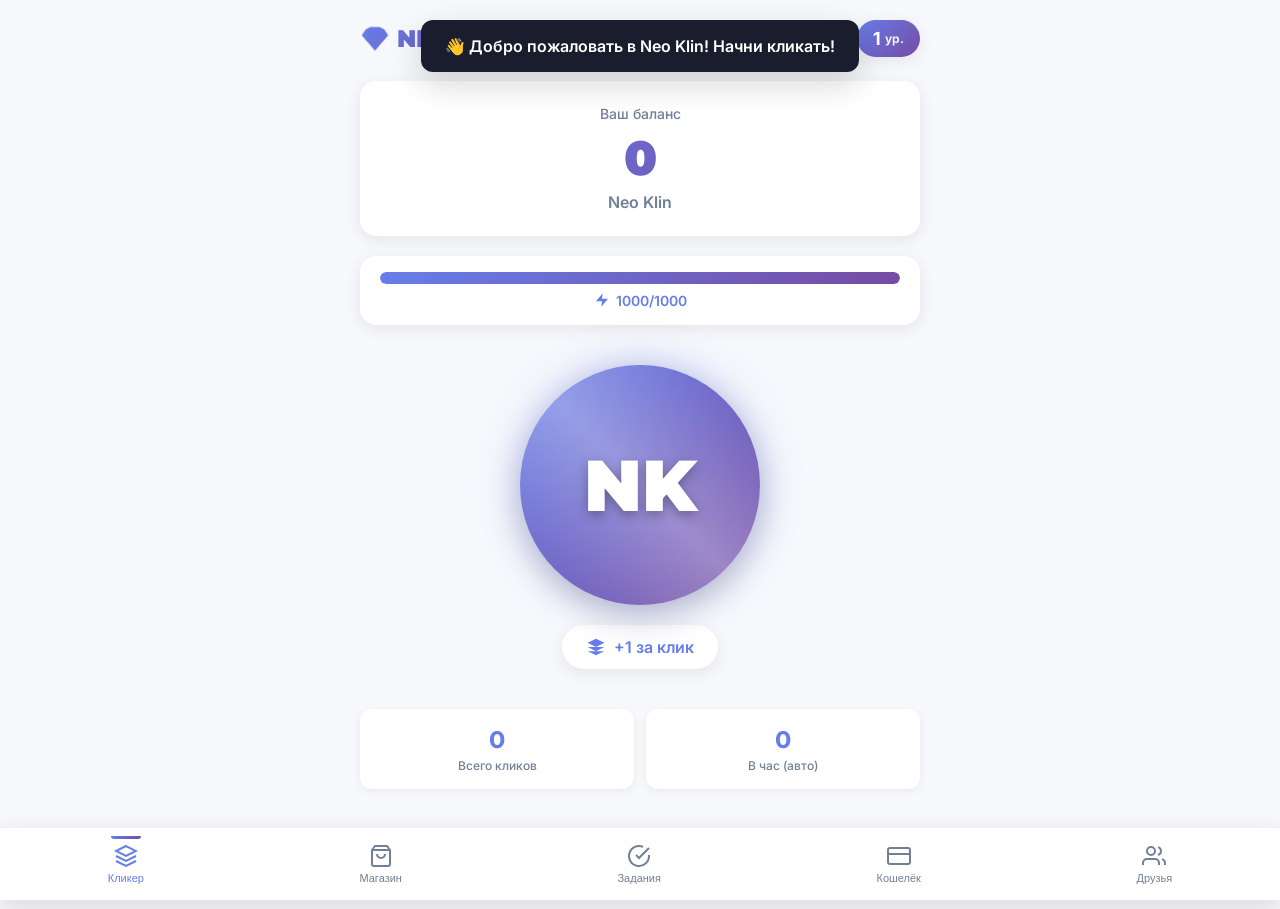
<file: index.html>
<!DOCTYPE html>
<html lang="ru">
<head>
    <meta charset="UTF-8">
    <meta name="viewport" content="width=device-width, initial-scale=1.0">
    <title>Neo Klin - Заработай Реальные Деньги!</title>
    <link rel="stylesheet" href="style.css">
    <link rel="preconnect" href="https://fonts.googleapis.com">
    <link rel="preconnect" href="https://fonts.gstatic.com" crossorigin>
    <link href="https://fonts.googleapis.com/css2?family=Montserrat:wght@400;600;700;800;900&family=Inter:wght@300;400;500;600;700&display=swap" rel="stylesheet">
</head>
<body>
    <!-- Навигация -->
    <nav class="bottom-nav">
        <button class="nav-btn active" data-screen="tap">
            <svg width="24" height="24" viewBox="0 0 24 24" fill="none" stroke="currentColor" stroke-width="2">
                <path d="M12 2L2 7l10 5 10-5-10-5zM2 17l10 5 10-5M2 12l10 5 10-5"/>
            </svg>
            <span>Кликер</span>
        </button>
        <button class="nav-btn" data-screen="shop">
            <svg width="24" height="24" viewBox="0 0 24 24" fill="none" stroke="currentColor" stroke-width="2">
                <path d="M6 2L3 6v14a2 2 0 0 0 2 2h14a2 2 0 0 0 2-2V6l-3-4z"/>
                <line x1="3" y1="6" x2="21" y2="6"/>
                <path d="M16 10a4 4 0 0 1-8 0"/>
            </svg>
            <span>Магазин</span>
        </button>
        <button class="nav-btn" data-screen="quests">
            <svg width="24" height="24" viewBox="0 0 24 24" fill="none" stroke="currentColor" stroke-width="2">
                <path d="M22 11.08V12a10 10 0 1 1-5.93-9.14"/>
                <polyline points="22 4 12 14.01 9 11.01"/>
            </svg>
            <span>Задания</span>
        </button>
        <button class="nav-btn" data-screen="wallet">
            <svg width="24" height="24" viewBox="0 0 24 24" fill="none" stroke="currentColor" stroke-width="2">
                <rect x="1" y="4" width="22" height="16" rx="2" ry="2"/>
                <line x1="1" y1="10" x2="23" y2="10"/>
            </svg>
            <span>Кошелёк</span>
        </button>
        <button class="nav-btn" data-screen="referrals">
            <svg width="24" height="24" viewBox="0 0 24 24" fill="none" stroke="currentColor" stroke-width="2">
                <path d="M17 21v-2a4 4 0 0 0-4-4H5a4 4 0 0 0-4 4v2"/>
                <circle cx="9" cy="7" r="4"/>
                <path d="M23 21v-2a4 4 0 0 0-3-3.87"/>
                <path d="M16 3.13a4 4 0 0 1 0 7.75"/>
            </svg>
            <span>Друзья</span>
        </button>
    </nav>

    <!-- Экран 1: Кликер -->
    <div class="screen active" id="tap-screen">
        <div class="header">
            <div class="logo">
                <h1>💎 NEO KLIN</h1>
            </div>
            <div class="user-stats">
                <div class="level-badge">
                    <span class="level-number" id="userLevel">1</span>
                    <span class="level-text">ур.</span>
                </div>
            </div>
        </div>

        <div class="balance-section">
            <div class="balance-label">Ваш баланс</div>
            <div class="balance-amount" id="balance">0</div>
            <div class="balance-currency">Neo Klin</div>
        </div>

        <div class="energy-section">
            <div class="energy-bar-container">
                <div class="energy-bar" id="energyBar"></div>
            </div>
            <div class="energy-text">
                <svg width="16" height="16" viewBox="0 0 24 24" fill="currentColor">
                    <polygon points="13 2 3 14 12 14 11 22 21 10 12 10 13 2"/>
                </svg>
                <span id="energyText">1000/1000</span>
            </div>
        </div>

        <div class="tap-area">
            <button class="coin-btn" id="coinBtn">
                <div class="coin-inner">
                    <span class="coin-text">NK</span>
                    <div class="coin-shine"></div>
                </div>
            </button>
            <div class="tap-info">
                <div class="tap-power">
                    <svg width="20" height="20" viewBox="0 0 24 24" fill="currentColor">
                        <path d="M12 2L2 7l10 5 10-5-10-5zM2 17l10 5 10-5M2 12l10 5 10-5"/>
                    </svg>
                    <span>+<span id="tapPower">1</span> за клик</span>
                </div>
            </div>
        </div>

        <div class="stats-mini">
            <div class="stat-item">
                <div class="stat-value" id="totalClicks">0</div>
                <div class="stat-label">Всего кликов</div>
            </div>
            <div class="stat-item">
                <div class="stat-value" id="autoIncome">0</div>
                <div class="stat-label">В час (авто)</div>
            </div>
        </div>
    </div>

    <!-- Экран 2: Магазин -->
    <div class="screen" id="shop-screen">
        <div class="screen-header">
            <h2>💎 Магазин улучшений</h2>
            <p class="screen-subtitle">Увеличь свой доход!</p>
        </div>

        <div class="upgrades-container" id="upgradesContainer">
            <!-- Карточки улучшений генерируются JS -->
        </div>
    </div>

    <!-- Экран 3: Задания -->
    <div class="screen" id="quests-screen">
        <div class="screen-header">
            <h2>🎯 Задания</h2>
            <p class="screen-subtitle">Выполняй и получай бонусы!</p>
        </div>

        <!-- Ежедневные награды -->
        <div class="daily-rewards">
            <h3 class="section-title">📅 Ежедневный вход</h3>
            <div class="daily-grid" id="dailyGrid">
                <!-- Генерируется JS -->
            </div>
        </div>

        <!-- Достижения -->
        <div class="achievements-section">
            <h3 class="section-title">🏆 Достижения</h3>
            <div class="achievements-list" id="achievementsList">
                <!-- Генерируется JS -->
            </div>
        </div>

        <!-- Социальные задания -->
        <div class="social-quests">
            <h3 class="section-title">📱 Социальные задания</h3>
            <div class="social-list" id="socialList">
                <!-- Генерируется JS -->
            </div>
        </div>
    </div>

    <!-- Экран 4: Кошелёк -->
    <div class="screen" id="wallet-screen">
        <div class="screen-header">
            <h2>💰 Вывод средств</h2>
            <p class="screen-subtitle">Забирай заработанное!</p>
        </div>

        <div class="withdraw-section">
            <div class="withdraw-balance">
                <div class="withdraw-label">Доступно к выводу</div>
                <div class="withdraw-amount" id="withdrawBalance">0 ₸</div>
            </div>

            <div class="withdraw-progress">
                <div class="progress-bar-container">
                    <div class="progress-bar" id="withdrawProgress"></div>
                </div>
                <div class="progress-text">
                    <span id="withdrawCurrent">0</span> из <span id="withdrawMin">5000</span> ₸
                </div>
            </div>

            <div class="withdraw-form">
                <div class="form-group">
                    <label>Способ вывода</label>
                    <select id="withdrawMethod">
                        <option value="kaspi">Kaspi Gold</option>
                        <option value="phone">Номер телефона</option>
                    </select>
                </div>

                <div class="form-group">
                    <label>Номер для вывода</label>
                    <input type="text" id="withdrawNumber" placeholder="+7 (___) ___-__-__">
                </div>

                <div class="form-group">
                    <label>Сумма вывода (₸)</label>
                    <input type="number" id="withdrawAmount" placeholder="5000" min="5000">
                </div>

                <button class="btn-primary" id="withdrawBtn" disabled>
                    Подать заявку на вывод
                </button>

                <div class="withdraw-info">
                    ℹ️ Минимальная сумма вывода - 5000 ₸<br>
                    ⏰ Обработка заявок - до 24 часов<br>
                    💵 Курс: 1000 NK = 1000 ₸
                </div>
            </div>

            <div class="withdraw-history">
                <h3 class="section-title">📋 История выплат</h3>
                <div class="history-list" id="historyList">
                    <div class="empty-state">
                        <svg width="64" height="64" viewBox="0 0 24 24" fill="none" stroke="currentColor" stroke-width="1.5">
                            <circle cx="12" cy="12" r="10"/>
                            <line x1="12" y1="16" x2="12" y2="12"/>
                            <line x1="12" y1="8" x2="12.01" y2="8"/>
                        </svg>
                        <p>Пока нет заявок на вывод</p>
                    </div>
                </div>
            </div>
        </div>
    </div>

    <!-- Экран 5: Рефералы -->
    <div class="screen" id="referrals-screen">
        <div class="screen-header">
            <h2>👥 Пригласи друзей</h2>
            <p class="screen-subtitle">Получай 10% от их кликов!</p>
        </div>

        <div class="referral-stats">
            <div class="ref-stat-card">
                <div class="ref-stat-value" id="refCount">0</div>
                <div class="ref-stat-label">Друзей</div>
            </div>
            <div class="ref-stat-card">
                <div class="ref-stat-value" id="refEarnings">0</div>
                <div class="ref-stat-label">Заработано</div>
            </div>
        </div>

        <div class="referral-link-section">
            <div class="referral-link">
                <input type="text" id="refLink" value="https://neoklin.kz/ref/12345" readonly>
                <button class="btn-copy" id="copyRefBtn">
                    <svg width="20" height="20" viewBox="0 0 24 24" fill="none" stroke="currentColor" stroke-width="2">
                        <rect x="9" y="9" width="13" height="13" rx="2" ry="2"/>
                        <path d="M5 15H4a2 2 0 0 1-2-2V4a2 2 0 0 1 2-2h9a2 2 0 0 1 2 2v1"/>
                    </svg>
                </button>
            </div>
            <button class="btn-share" id="shareBtn">
                <svg width="20" height="20" viewBox="0 0 24 24" fill="none" stroke="currentColor" stroke-width="2">
                    <circle cx="18" cy="5" r="3"/>
                    <circle cx="6" cy="12" r="3"/>
                    <circle cx="18" cy="19" r="3"/>
                    <line x1="8.59" y1="13.51" x2="15.42" y2="17.49"/>
                    <line x1="15.41" y1="6.51" x2="8.59" y2="10.49"/>
                </svg>
                Поделиться ссылкой
            </button>
        </div>

        <div class="referral-list">
            <h3 class="section-title">Твои рефералы</h3>
            <div class="ref-list-container" id="refListContainer">
                <div class="empty-state">
                    <svg width="64" height="64" viewBox="0 0 24 24" fill="none" stroke="currentColor" stroke-width="1.5">
                        <path d="M17 21v-2a4 4 0 0 0-4-4H5a4 4 0 0 0-4 4v2"/>
                        <circle cx="9" cy="7" r="4"/>
                        <path d="M23 21v-2a4 4 0 0 0-3-3.87"/>
                        <path d="M16 3.13a4 4 0 0 1 0 7.75"/>
                    </svg>
                    <p>Пригласи первого друга!</p>
                </div>
            </div>
        </div>
    </div>

    <!-- Модальное окно достижения -->
    <div class="modal" id="achievementModal">
        <div class="modal-content achievement-content">
            <div class="achievement-icon">🎉</div>
            <h3 class="achievement-title" id="achievementTitle">Достижение разблокировано!</h3>
            <p class="achievement-desc" id="achievementDesc"></p>
            <div class="achievement-reward" id="achievementReward"></div>
            <button class="btn-primary" onclick="closeModal('achievementModal')">Забрать!</button>
        </div>
    </div>

    <!-- Модальное окно уведомления -->
    <div class="toast" id="toast"></div>

    <!-- Подключение скриптов -->
    <script src="config.js"></script>
    <script src="storage.js"></script>
    <script src="game.js"></script>
    <script src="ui.js"></script>
    <script src="main.js"></script>
</body>
</html>
</file>
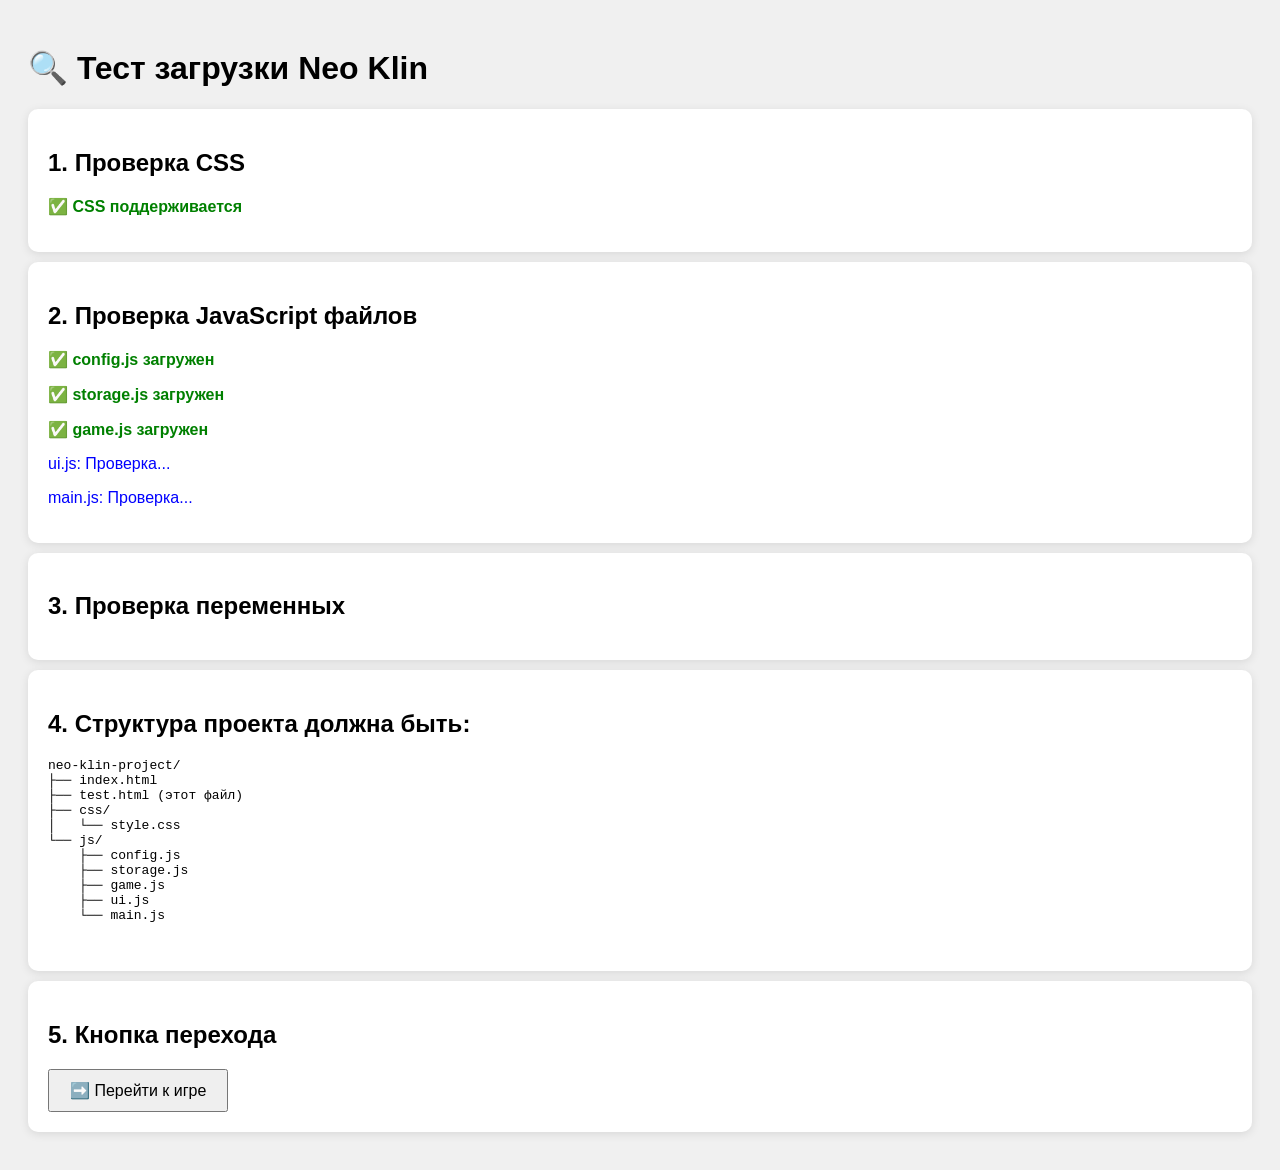
<file: test.html>
<!DOCTYPE html>
<html lang="ru">
<head>
    <meta charset="UTF-8">
    <meta name="viewport" content="width=device-width, initial-scale=1.0">
    <title>Тест загрузки - Neo Klin</title>
    <style>
        body {
            font-family: Arial, sans-serif;
            padding: 20px;
            background: #f0f0f0;
        }
        .test-block {
            background: white;
            padding: 20px;
            margin: 10px 0;
            border-radius: 10px;
            box-shadow: 0 2px 10px rgba(0,0,0,0.1);
        }
        .success { color: green; font-weight: bold; }
        .error { color: red; font-weight: bold; }
        .info { color: blue; }
    </style>
</head>
<body>
    <h1>🔍 Тест загрузки Neo Klin</h1>
    
    <div class="test-block">
        <h2>1. Проверка CSS</h2>
        <p id="cssTest" class="info">Проверка...</p>
    </div>
    
    <div class="test-block">
        <h2>2. Проверка JavaScript файлов</h2>
        <p id="configTest" class="info">config.js: Проверка...</p>
        <p id="storageTest" class="info">storage.js: Проверка...</p>
        <p id="gameTest" class="info">game.js: Проверка...</p>
        <p id="uiTest" class="info">ui.js: Проверка...</p>
        <p id="mainTest" class="info">main.js: Проверка...</p>
    </div>
    
    <div class="test-block">
        <h2>3. Проверка переменных</h2>
        <pre id="varsTest"></pre>
    </div>
    
    <div class="test-block">
        <h2>4. Структура проекта должна быть:</h2>
        <pre>
neo-klin-project/
├── index.html
├── test.html (этот файл)
├── css/
│   └── style.css
└── js/
    ├── config.js
    ├── storage.js
    ├── game.js
    ├── ui.js
    └── main.js
        </pre>
    </div>
    
    <div class="test-block">
        <h2>5. Кнопка перехода</h2>
        <button onclick="window.location.href='index.html'" style="padding: 10px 20px; font-size: 16px; cursor: pointer;">
            ➡️ Перейти к игре
        </button>
    </div>

    <script>
        // Проверка CSS
        setTimeout(() => {
            const testEl = document.createElement('div');
            testEl.style.cssText = '--test-var: 1';
            const hasVars = testEl.style.cssText !== '';
            document.getElementById('cssTest').innerHTML = hasVars ? 
                '<span class="success">✅ CSS поддерживается</span>' : 
                '<span class="error">❌ CSS не поддерживается</span>';
        }, 100);
        
        // Проверка JS файлов
        setTimeout(() => {
            // config.js
            if (typeof CONFIG !== 'undefined') {
                document.getElementById('configTest').innerHTML = '<span class="success">✅ config.js загружен</span>';
            } else {
                document.getElementById('configTest').innerHTML = '<span class="error">❌ config.js НЕ загружен</span>';
            }
            
            // storage.js
            if (typeof storage !== 'undefined') {
                document.getElementById('storageTest').innerHTML = '<span class="success">✅ storage.js загружен</span>';
            } else {
                document.getElementById('storageTest').innerHTML = '<span class="error">❌ storage.js НЕ загружен</span>';
            }
            
            // game.js
            if (typeof game !== 'undefined') {
                document.getElementById('gameTest').innerHTML = '<span class="success">✅ game.js загружен</span>';
            } else {
                document.getElementById('gameTest').innerHTML = '<span class="error">❌ game.js НЕ загружен</span>';
            }
            
            // ui.js
            if (typeof ui !== 'undefined') {
                document.getElementById('uiTest').innerHTML = '<span class="success">✅ ui.js загружен</span>';
            } else {
                document.getElementById('uiTest').innerHTML = '<span class="error">❌ ui.js НЕ загружен</span>';
            }
            
            // main.js
            if (typeof formatNumber !== 'undefined') {
                document.getElementById('mainTest').innerHTML = '<span class="success">✅ main.js загружен</span>';
            } else {
                document.getElementById('mainTest').innerHTML = '<span class="error">❌ main.js НЕ загружен</span>';
            }
            
            // Показываем доступные переменные
            let varsInfo = '';
            varsInfo += 'CONFIG: ' + (typeof CONFIG !== 'undefined' ? '✅' : '❌') + '\n';
            varsInfo += 'storage: ' + (typeof storage !== 'undefined' ? '✅' : '❌') + '\n';
            varsInfo += 'game: ' + (typeof game !== 'undefined' ? '✅' : '❌') + '\n';
            varsInfo += 'ui: ' + (typeof ui !== 'undefined' ? '✅' : '❌') + '\n';
            varsInfo += 'formatNumber: ' + (typeof formatNumber !== 'undefined' ? '✅' : '❌') + '\n';
            
            if (typeof CONFIG !== 'undefined') {
                varsInfo += '\nCONFIG.INITIAL_ENERGY: ' + CONFIG.INITIAL_ENERGY;
            }
            if (typeof storage !== 'undefined') {
                varsInfo += '\nБаланс из storage: ' + storage.get('balance');
            }
            
            document.getElementById('varsTest').textContent = varsInfo;
        }, 500);
    </script>
    
    <!-- Подключаем те же файлы что и в index.html -->
    <script src="config.js"></script>
    <script src="storage.js"></script>
    <script src="game.js"></script>
    <script src="ui.js"></script>
    <script src="main.js"></script>
</body>
</html>
</file>
<file: style.css>
/* ===== Базовые стили ===== */
* {
    margin: 0;
    padding: 0;
    box-sizing: border-box;
}

:root {
    /* Основная палитра - мягкие цвета */
    --primary: #667eea;
    --primary-light: #764ba2;
    --secondary: #f093fb;
    --accent: #fbc2eb;
    
    /* Фоны */
    --bg-main: #f7f8fc;
    --bg-card: #ffffff;
    --bg-dark: #1a1d2e;
    
    /* Текст */
    --text-primary: #2d3748;
    --text-secondary: #718096;
    --text-light: #a0aec0;
    
    /* Градиенты */
    --gradient-primary: linear-gradient(135deg, #667eea 0%, #764ba2 100%);
    --gradient-secondary: linear-gradient(135deg, #f093fb 0%, #f5576c 100%);
    --gradient-success: linear-gradient(135deg, #4facfe 0%, #00f2fe 100%);
    --gradient-gold: linear-gradient(135deg, #ffd89b 0%, #19547b 100%);
    
    /* Тени */
    --shadow-sm: 0 2px 8px rgba(0, 0, 0, 0.06);
    --shadow-md: 0 4px 16px rgba(0, 0, 0, 0.08);
    --shadow-lg: 0 8px 24px rgba(0, 0, 0, 0.12);
    --shadow-xl: 0 12px 32px rgba(0, 0, 0, 0.16);
    
    /* Радиусы */
    --radius-sm: 8px;
    --radius-md: 12px;
    --radius-lg: 16px;
    --radius-xl: 24px;
    
    /* Переходы */
    --transition: all 0.3s cubic-bezier(0.4, 0, 0.2, 1);
}

body {
    font-family: 'Inter', -apple-system, BlinkMacSystemFont, 'Segoe UI', Roboto, sans-serif;
    background: var(--bg-main);
    color: var(--text-primary);
    overflow-x: hidden;
    padding-bottom: 80px;
    -webkit-font-smoothing: antialiased;
    -moz-osx-font-smoothing: grayscale;
}

/* ===== Навигация ===== */
.bottom-nav {
    position: fixed;
    bottom: 0;
    left: 0;
    right: 0;
    background: var(--bg-card);
    display: flex;
    justify-content: space-around;
    padding: 8px 0 max(8px, env(safe-area-inset-bottom));
    box-shadow: var(--shadow-lg);
    z-index: 1000;
    border-top: 1px solid rgba(0, 0, 0, 0.05);
}

.nav-btn {
    background: none;
    border: none;
    display: flex;
    flex-direction: column;
    align-items: center;
    gap: 4px;
    padding: 8px 12px;
    cursor: pointer;
    color: var(--text-secondary);
    transition: var(--transition);
    border-radius: var(--radius-sm);
    position: relative;
}

.nav-btn svg {
    width: 24px;
    height: 24px;
    transition: var(--transition);
}

.nav-btn span {
    font-size: 11px;
    font-weight: 500;
    transition: var(--transition);
}

.nav-btn:hover {
    background: rgba(102, 126, 234, 0.05);
}

.nav-btn.active {
    color: var(--primary);
}

.nav-btn.active::after {
    content: '';
    position: absolute;
    top: 0;
    left: 50%;
    transform: translateX(-50%);
    width: 30px;
    height: 3px;
    background: var(--gradient-primary);
    border-radius: 0 0 3px 3px;
}

/* ===== Экраны ===== */
.screen {
    display: none;
    padding: 20px;
    max-width: 600px;
    margin: 0 auto;
    animation: fadeIn 0.3s ease;
}

.screen.active {
    display: block;
}

@keyframes fadeIn {
    from {
        opacity: 0;
        transform: translateY(10px);
    }
    to {
        opacity: 1;
        transform: translateY(0);
    }
}

/* ===== Шапка ===== */
.header {
    display: flex;
    justify-content: space-between;
    align-items: center;
    margin-bottom: 24px;
}

.logo h1 {
    font-family: 'Montserrat', sans-serif;
    font-size: 24px;
    font-weight: 900;
    background: var(--gradient-primary);
    -webkit-background-clip: text;
    -webkit-text-fill-color: transparent;
    background-clip: text;
}

.level-badge {
    background: var(--gradient-primary);
    color: white;
    padding: 8px 16px;
    border-radius: 20px;
    display: flex;
    align-items: center;
    gap: 4px;
    box-shadow: var(--shadow-md);
    font-weight: 700;
}

.level-number {
    font-size: 18px;
}

.level-text {
    font-size: 12px;
    opacity: 0.9;
}

/* ===== Баланс ===== */
.balance-section {
    background: var(--bg-card);
    border-radius: var(--radius-lg);
    padding: 24px;
    text-align: center;
    box-shadow: var(--shadow-md);
    margin-bottom: 20px;
}

.balance-label {
    font-size: 14px;
    color: var(--text-secondary);
    font-weight: 500;
    margin-bottom: 8px;
}

.balance-amount {
    font-family: 'Montserrat', sans-serif;
    font-size: 48px;
    font-weight: 900;
    background: var(--gradient-primary);
    -webkit-background-clip: text;
    -webkit-text-fill-color: transparent;
    background-clip: text;
    line-height: 1.2;
}

.balance-currency {
    font-size: 16px;
    color: var(--text-secondary);
    font-weight: 600;
    margin-top: 4px;
}

/* ===== Энергия ===== */
.energy-section {
    background: var(--bg-card);
    border-radius: var(--radius-lg);
    padding: 16px 20px;
    box-shadow: var(--shadow-md);
    margin-bottom: 24px;
}

.energy-bar-container {
    width: 100%;
    height: 12px;
    background: rgba(102, 126, 234, 0.1);
    border-radius: 6px;
    overflow: hidden;
    margin-bottom: 8px;
}

.energy-bar {
    height: 100%;
    background: var(--gradient-primary);
    border-radius: 6px;
    transition: width 0.3s ease;
    box-shadow: 0 0 10px rgba(102, 126, 234, 0.5);
}

.energy-text {
    display: flex;
    align-items: center;
    justify-content: center;
    gap: 6px;
    color: var(--primary);
    font-weight: 600;
    font-size: 14px;
}

.energy-text svg {
    color: var(--primary);
}

/* ===== Область клика ===== */
.tap-area {
    display: flex;
    flex-direction: column;
    align-items: center;
    gap: 20px;
    margin: 40px 0;
}

.coin-btn {
    width: 240px;
    height: 240px;
    border-radius: 50%;
    border: none;
    background: var(--gradient-primary);
    cursor: pointer;
    position: relative;
    overflow: hidden;
    box-shadow: 
        var(--shadow-xl),
        0 0 40px rgba(102, 126, 234, 0.4);
    transition: transform 0.1s ease;
    -webkit-tap-highlight-color: transparent;
}

.coin-btn:active {
    transform: scale(0.92);
}

.coin-btn.clicked {
    animation: coinPulse 0.6s ease;
}

@keyframes coinPulse {
    0%, 100% { transform: scale(1); }
    25% { transform: scale(0.92); }
    50% { transform: scale(1.05); }
}

.coin-inner {
    width: 100%;
    height: 100%;
    display: flex;
    align-items: center;
    justify-content: center;
    position: relative;
}

.coin-text {
    font-family: 'Montserrat', sans-serif;
    font-size: 72px;
    font-weight: 900;
    color: white;
    text-shadow: 0 4px 12px rgba(0, 0, 0, 0.3);
    z-index: 2;
}

.coin-shine {
    position: absolute;
    top: -50%;
    left: -50%;
    width: 200%;
    height: 200%;
    background: linear-gradient(
        45deg,
        transparent 30%,
        rgba(255, 255, 255, 0.3) 50%,
        transparent 70%
    );
    animation: shine 3s infinite;
}

@keyframes shine {
    0% { transform: translateX(-100%) translateY(-100%) rotate(45deg); }
    100% { transform: translateX(100%) translateY(100%) rotate(45deg); }
}

.tap-info {
    text-align: center;
}

.tap-power {
    display: flex;
    align-items: center;
    gap: 8px;
    background: var(--bg-card);
    padding: 12px 24px;
    border-radius: 24px;
    box-shadow: var(--shadow-md);
    font-weight: 600;
    color: var(--primary);
}

/* ===== Мини статистика ===== */
.stats-mini {
    display: grid;
    grid-template-columns: 1fr 1fr;
    gap: 12px;
    margin-bottom: 20px;
}

.stat-item {
    background: var(--bg-card);
    padding: 16px;
    border-radius: var(--radius-md);
    text-align: center;
    box-shadow: var(--shadow-sm);
}

.stat-value {
    font-family: 'Montserrat', sans-serif;
    font-size: 24px;
    font-weight: 700;
    color: var(--primary);
    margin-bottom: 4px;
}

.stat-label {
    font-size: 12px;
    color: var(--text-secondary);
    font-weight: 500;
}

/* ===== Плавающие числа ===== */
.floating-number {
    position: fixed;
    font-family: 'Montserrat', sans-serif;
    font-size: 32px;
    font-weight: 900;
    color: var(--primary);
    pointer-events: none;
    z-index: 9999;
    animation: floatUp 1s ease-out forwards;
    text-shadow: 0 2px 8px rgba(102, 126, 234, 0.5);
}

@keyframes floatUp {
    0% {
        opacity: 1;
        transform: translateY(0) scale(1);
    }
    100% {
        opacity: 0;
        transform: translateY(-100px) scale(1.5);
    }
}

/* ===== Заголовки экранов ===== */
.screen-header {
    margin-bottom: 24px;
    text-align: center;
}

.screen-header h2 {
    font-family: 'Montserrat', sans-serif;
    font-size: 28px;
    font-weight: 800;
    color: var(--text-primary);
    margin-bottom: 8px;
}

.screen-subtitle {
    color: var(--text-secondary);
    font-size: 14px;
}

.section-title {
    font-family: 'Montserrat', sans-serif;
    font-size: 18px;
    font-weight: 700;
    color: var(--text-primary);
    margin-bottom: 16px;
}

/* ===== Улучшения ===== */
.upgrades-container {
    display: flex;
    flex-direction: column;
    gap: 12px;
}

.upgrade-card {
    background: var(--bg-card);
    border-radius: var(--radius-md);
    padding: 16px;
    box-shadow: var(--shadow-sm);
    display: flex;
    align-items: center;
    gap: 16px;
    cursor: pointer;
    transition: var(--transition);
    border: 2px solid transparent;
}

.upgrade-card:hover {
    transform: translateY(-2px);
    box-shadow: var(--shadow-md);
    border-color: var(--primary);
}

.upgrade-card.locked {
    opacity: 0.5;
    cursor: not-allowed;
}

.upgrade-card.locked:hover {
    transform: none;
    box-shadow: var(--shadow-sm);
    border-color: transparent;
}

.upgrade-icon {
    width: 56px;
    height: 56px;
    border-radius: var(--radius-md);
    background: var(--gradient-primary);
    display: flex;
    align-items: center;
    justify-content: center;
    font-size: 28px;
    flex-shrink: 0;
}

.upgrade-info {
    flex: 1;
}

.upgrade-name {
    font-weight: 700;
    font-size: 16px;
    color: var(--text-primary);
    margin-bottom: 4px;
}

.upgrade-desc {
    font-size: 13px;
    color: var(--text-secondary);
    margin-bottom: 8px;
}

.upgrade-stats {
    display: flex;
    gap: 16px;
    font-size: 12px;
}

.upgrade-level {
    color: var(--primary);
    font-weight: 600;
}

.upgrade-cost {
    color: var(--text-secondary);
    font-weight: 600;
}

.upgrade-cost.affordable {
    color: #48bb78;
}

/* ===== Ежедневные награды ===== */
.daily-rewards {
    margin-bottom: 32px;
}

.daily-grid {
    display: grid;
    grid-template-columns: repeat(7, 1fr);
    gap: 8px;
}

.daily-item {
    background: var(--bg-card);
    border-radius: var(--radius-sm);
    padding: 12px 8px;
    text-align: center;
    box-shadow: var(--shadow-sm);
    border: 2px solid transparent;
    transition: var(--transition);
}

.daily-item.claimed {
    background: var(--gradient-success);
    color: white;
    border-color: #00f2fe;
}

.daily-item.today {
    border-color: var(--primary);
    box-shadow: var(--shadow-md);
}

.daily-day {
    font-size: 11px;
    font-weight: 600;
    margin-bottom: 8px;
    color: var(--text-secondary);
}

.daily-item.claimed .daily-day,
.daily-item.claimed .daily-reward {
    color: white;
}

.daily-reward {
    font-family: 'Montserrat', sans-serif;
    font-size: 14px;
    font-weight: 700;
    color: var(--primary);
}

/* ===== Достижения ===== */
.achievements-section {
    margin-bottom: 32px;
}

.achievements-list {
    display: flex;
    flex-direction: column;
    gap: 12px;
}

.achievement-item {
    background: var(--bg-card);
    border-radius: var(--radius-md);
    padding: 16px;
    box-shadow: var(--shadow-sm);
    display: flex;
    align-items: center;
    gap: 16px;
    border: 2px solid transparent;
    transition: var(--transition);
}

.achievement-item.unlocked {
    background: var(--gradient-success);
    color: white;
    border-color: #00f2fe;
}

.achievement-icon {
    width: 48px;
    height: 48px;
    border-radius: 50%;
    background: rgba(102, 126, 234, 0.1);
    display: flex;
    align-items: center;
    justify-content: center;
    font-size: 24px;
    flex-shrink: 0;
}

.achievement-item.unlocked .achievement-icon {
    background: rgba(255, 255, 255, 0.2);
}

.achievement-info {
    flex: 1;
}

.achievement-name {
    font-weight: 700;
    font-size: 15px;
    margin-bottom: 4px;
}

.achievement-desc {
    font-size: 13px;
    opacity: 0.8;
}

.achievement-progress {
    font-size: 12px;
    margin-top: 8px;
}

.progress-bar-sm {
    width: 100%;
    height: 6px;
    background: rgba(0, 0, 0, 0.1);
    border-radius: 3px;
    overflow: hidden;
    margin-top: 4px;
}

.progress-bar-sm .fill {
    height: 100%;
    background: var(--primary);
    border-radius: 3px;
    transition: width 0.3s ease;
}

.achievement-item.unlocked .progress-bar-sm .fill {
    background: white;
}

.achievement-reward {
    font-family: 'Montserrat', sans-serif;
    font-weight: 700;
    color: var(--primary);
    white-space: nowrap;
}

.achievement-item.unlocked .achievement-reward {
    color: white;
}

/* ===== Социальные задания ===== */
.social-quests {
    margin-bottom: 32px;
}

.social-list {
    display: flex;
    flex-direction: column;
    gap: 12px;
}

.social-item {
    background: var(--bg-card);
    border-radius: var(--radius-md);
    padding: 16px;
    box-shadow: var(--shadow-sm);
    display: flex;
    align-items: center;
    gap: 16px;
    cursor: pointer;
    transition: var(--transition);
    border: 2px solid transparent;
}

.social-item:hover {
    transform: translateY(-2px);
    box-shadow: var(--shadow-md);
    border-color: var(--primary);
}

.social-item.completed {
    opacity: 0.6;
    cursor: default;
}

.social-item.completed:hover {
    transform: none;
    box-shadow: var(--shadow-sm);
    border-color: transparent;
}

.social-icon {
    width: 48px;
    height: 48px;
    border-radius: 50%;
    background: var(--gradient-secondary);
    display: flex;
    align-items: center;
    justify-content: center;
    font-size: 24px;
    flex-shrink: 0;
}

.social-info {
    flex: 1;
}

.social-name {
    font-weight: 700;
    font-size: 15px;
    margin-bottom: 4px;
}

.social-desc {
    font-size: 13px;
    color: var(--text-secondary);
}

.social-reward {
    font-family: 'Montserrat', sans-serif;
    font-weight: 700;
    color: var(--primary);
    font-size: 14px;
}

/* ===== Вывод средств ===== */
.withdraw-section {
    display: flex;
    flex-direction: column;
    gap: 24px;
}

.withdraw-balance {
    background: var(--gradient-gold);
    color: white;
    border-radius: var(--radius-lg);
    padding: 32px;
    text-align: center;
    box-shadow: var(--shadow-lg);
}

.withdraw-label {
    font-size: 14px;
    opacity: 0.9;
    margin-bottom: 8px;
}

.withdraw-amount {
    font-family: 'Montserrat', sans-serif;
    font-size: 48px;
    font-weight: 900;
}

.withdraw-progress {
    background: var(--bg-card);
    border-radius: var(--radius-md);
    padding: 20px;
    box-shadow: var(--shadow-sm);
}

.progress-bar-container {
    width: 100%;
    height: 16px;
    background: rgba(102, 126, 234, 0.1);
    border-radius: 8px;
    overflow: hidden;
    margin-bottom: 12px;
}

.progress-bar {
    height: 100%;
    background: var(--gradient-primary);
    border-radius: 8px;
    transition: width 0.5s ease;
}

.progress-text {
    text-align: center;
    font-weight: 600;
    color: var(--text-secondary);
    font-size: 14px;
}

.withdraw-form {
    background: var(--bg-card);
    border-radius: var(--radius-md);
    padding: 24px;
    box-shadow: var(--shadow-sm);
}

.form-group {
    margin-bottom: 20px;
}

.form-group label {
    display: block;
    font-weight: 600;
    font-size: 14px;
    color: var(--text-primary);
    margin-bottom: 8px;
}

.form-group select,
.form-group input {
    width: 100%;
    padding: 14px 16px;
    border: 2px solid rgba(102, 126, 234, 0.2);
    border-radius: var(--radius-sm);
    font-size: 15px;
    font-family: inherit;
    background: var(--bg-main);
    color: var(--text-primary);
    transition: var(--transition);
}

.form-group select:focus,
.form-group input:focus {
    outline: none;
    border-color: var(--primary);
    box-shadow: 0 0 0 4px rgba(102, 126, 234, 0.1);
}

.btn-primary {
    width: 100%;
    padding: 16px;
    background: var(--gradient-primary);
    color: white;
    border: none;
    border-radius: var(--radius-sm);
    font-size: 16px;
    font-weight: 700;
    cursor: pointer;
    transition: var(--transition);
    box-shadow: var(--shadow-md);
}

.btn-primary:hover {
    transform: translateY(-2px);
    box-shadow: var(--shadow-lg);
}

.btn-primary:disabled {
    background: var(--text-light);
    cursor: not-allowed;
    transform: none;
}

.withdraw-info {
    background: rgba(102, 126, 234, 0.05);
    padding: 16px;
    border-radius: var(--radius-sm);
    font-size: 13px;
    color: var(--text-secondary);
    line-height: 1.6;
    margin-top: 16px;
}

.withdraw-history {
    background: var(--bg-card);
    border-radius: var(--radius-md);
    padding: 24px;
    box-shadow: var(--shadow-sm);
}

.history-list {
    display: flex;
    flex-direction: column;
    gap: 12px;
}

.history-item {
    padding: 16px;
    background: var(--bg-main);
    border-radius: var(--radius-sm);
    display: flex;
    justify-content: space-between;
    align-items: center;
}

.history-date {
    font-size: 13px;
    color: var(--text-secondary);
}

.history-amount {
    font-family: 'Montserrat', sans-serif;
    font-weight: 700;
    font-size: 16px;
    color: var(--primary);
}

.history-status {
    font-size: 12px;
    padding: 4px 12px;
    border-radius: 12px;
    font-weight: 600;
}

.history-status.pending {
    background: rgba(251, 194, 235, 0.2);
    color: #f5576c;
}

.history-status.completed {
    background: rgba(79, 172, 254, 0.2);
    color: #00f2fe;
}

/* ===== Рефералы ===== */
.referral-stats {
    display: grid;
    grid-template-columns: 1fr 1fr;
    gap: 12px;
    margin-bottom: 24px;
}

.ref-stat-card {
    background: var(--gradient-primary);
    color: white;
    border-radius: var(--radius-md);
    padding: 24px;
    text-align: center;
    box-shadow: var(--shadow-md);
}

.ref-stat-value {
    font-family: 'Montserrat', sans-serif;
    font-size: 36px;
    font-weight: 900;
    margin-bottom: 4px;
}

.ref-stat-label {
    font-size: 13px;
    opacity: 0.9;
}

.referral-link-section {
    background: var(--bg-card);
    border-radius: var(--radius-md);
    padding: 24px;
    box-shadow: var(--shadow-sm);
    margin-bottom: 24px;
}

.referral-link {
    display: flex;
    gap: 8px;
    margin-bottom: 12px;
}

.referral-link input {
    flex: 1;
    padding: 14px 16px;
    border: 2px solid rgba(102, 126, 234, 0.2);
    border-radius: var(--radius-sm);
    font-size: 14px;
    background: var(--bg-main);
    color: var(--text-primary);
}

.btn-copy {
    padding: 14px 16px;
    background: var(--gradient-primary);
    color: white;
    border: none;
    border-radius: var(--radius-sm);
    cursor: pointer;
    transition: var(--transition);
    display: flex;
    align-items: center;
    justify-content: center;
}

.btn-copy:hover {
    transform: scale(1.05);
}

.btn-share {
    width: 100%;
    padding: 14px;
    background: var(--gradient-secondary);
    color: white;
    border: none;
    border-radius: var(--radius-sm);
    font-size: 15px;
    font-weight: 600;
    cursor: pointer;
    transition: var(--transition);
    display: flex;
    align-items: center;
    justify-content: center;
    gap: 8px;
}

.btn-share:hover {
    transform: translateY(-2px);
    box-shadow: var(--shadow-md);
}

.referral-list {
    background: var(--bg-card);
    border-radius: var(--radius-md);
    padding: 24px;
    box-shadow: var(--shadow-sm);
}

.ref-list-container {
    display: flex;
    flex-direction: column;
    gap: 12px;
}

.ref-item {
    padding: 16px;
    background: var(--bg-main);
    border-radius: var(--radius-sm);
    display: flex;
    justify-content: space-between;
    align-items: center;
}

.ref-name {
    font-weight: 600;
    color: var(--text-primary);
}

.ref-earnings {
    font-family: 'Montserrat', sans-serif;
    font-weight: 700;
    color: var(--primary);
}

/* ===== Empty State ===== */
.empty-state {
    text-align: center;
    padding: 40px 20px;
    color: var(--text-secondary);
}

.empty-state svg {
    margin-bottom: 16px;
    opacity: 0.3;
}

.empty-state p {
    font-size: 15px;
}

/* ===== Модальные окна ===== */
.modal {
    position: fixed;
    top: 0;
    left: 0;
    right: 0;
    bottom: 0;
    background: rgba(0, 0, 0, 0.6);
    backdrop-filter: blur(4px);
    display: none;
    align-items: center;
    justify-content: center;
    z-index: 10000;
    padding: 20px;
}

.modal.show {
    display: flex;
    animation: fadeIn 0.3s ease;
}

.modal-content {
    background: var(--bg-card);
    border-radius: var(--radius-xl);
    padding: 40px;
    max-width: 400px;
    width: 100%;
    box-shadow: var(--shadow-xl);
    text-align: center;
    animation: slideUp 0.3s ease;
}

@keyframes slideUp {
    from {
        opacity: 0;
        transform: translateY(40px);
    }
    to {
        opacity: 1;
        transform: translateY(0);
    }
}

.achievement-content .achievement-icon {
    font-size: 64px;
    margin-bottom: 20px;
}

.achievement-title {
    font-family: 'Montserrat', sans-serif;
    font-size: 24px;
    font-weight: 800;
    color: var(--text-primary);
    margin-bottom: 12px;
}

.achievement-desc {
    font-size: 15px;
    color: var(--text-secondary);
    margin-bottom: 20px;
    line-height: 1.5;
}

.achievement-reward {
    font-family: 'Montserrat', sans-serif;
    font-size: 32px;
    font-weight: 900;
    background: var(--gradient-primary);
    -webkit-background-clip: text;
    -webkit-text-fill-color: transparent;
    background-clip: text;
    margin-bottom: 24px;
}

/* ===== Toast уведомления ===== */
.toast {
    position: fixed;
    top: 20px;
    left: 50%;
    transform: translateX(-50%) translateY(-100px);
    background: var(--bg-dark);
    color: white;
    padding: 16px 24px;
    border-radius: var(--radius-md);
    box-shadow: var(--shadow-xl);
    z-index: 10001;
    font-weight: 600;
    opacity: 0;
    transition: var(--transition);
}

.toast.show {
    opacity: 1;
    transform: translateX(-50%) translateY(0);
}

/* ===== Адаптивность ===== */
@media (max-width: 480px) {
    .balance-amount {
        font-size: 36px;
    }
    
    .coin-btn {
        width: 200px;
        height: 200px;
    }
    
    .coin-text {
        font-size: 56px;
    }
    
    .screen-header h2 {
        font-size: 24px;
    }
    
    .daily-grid {
        grid-template-columns: repeat(4, 1fr);
    }
}

/* ===== Анимации при загрузке ===== */
@keyframes slideInUp {
    from {
        opacity: 0;
        transform: translateY(20px);
    }
    to {
        opacity: 1;
        transform: translateY(0);
    }
}

.balance-section,
.energy-section,
.tap-area,
.stats-mini > * {
    animation: slideInUp 0.5s ease backwards;
}

.balance-section { animation-delay: 0.1s; }
.energy-section { animation-delay: 0.2s; }
.tap-area { animation-delay: 0.3s; }
.stats-mini > *:nth-child(1) { animation-delay: 0.4s; }
.stats-mini > *:nth-child(2) { animation-delay: 0.5s; }
</file>
